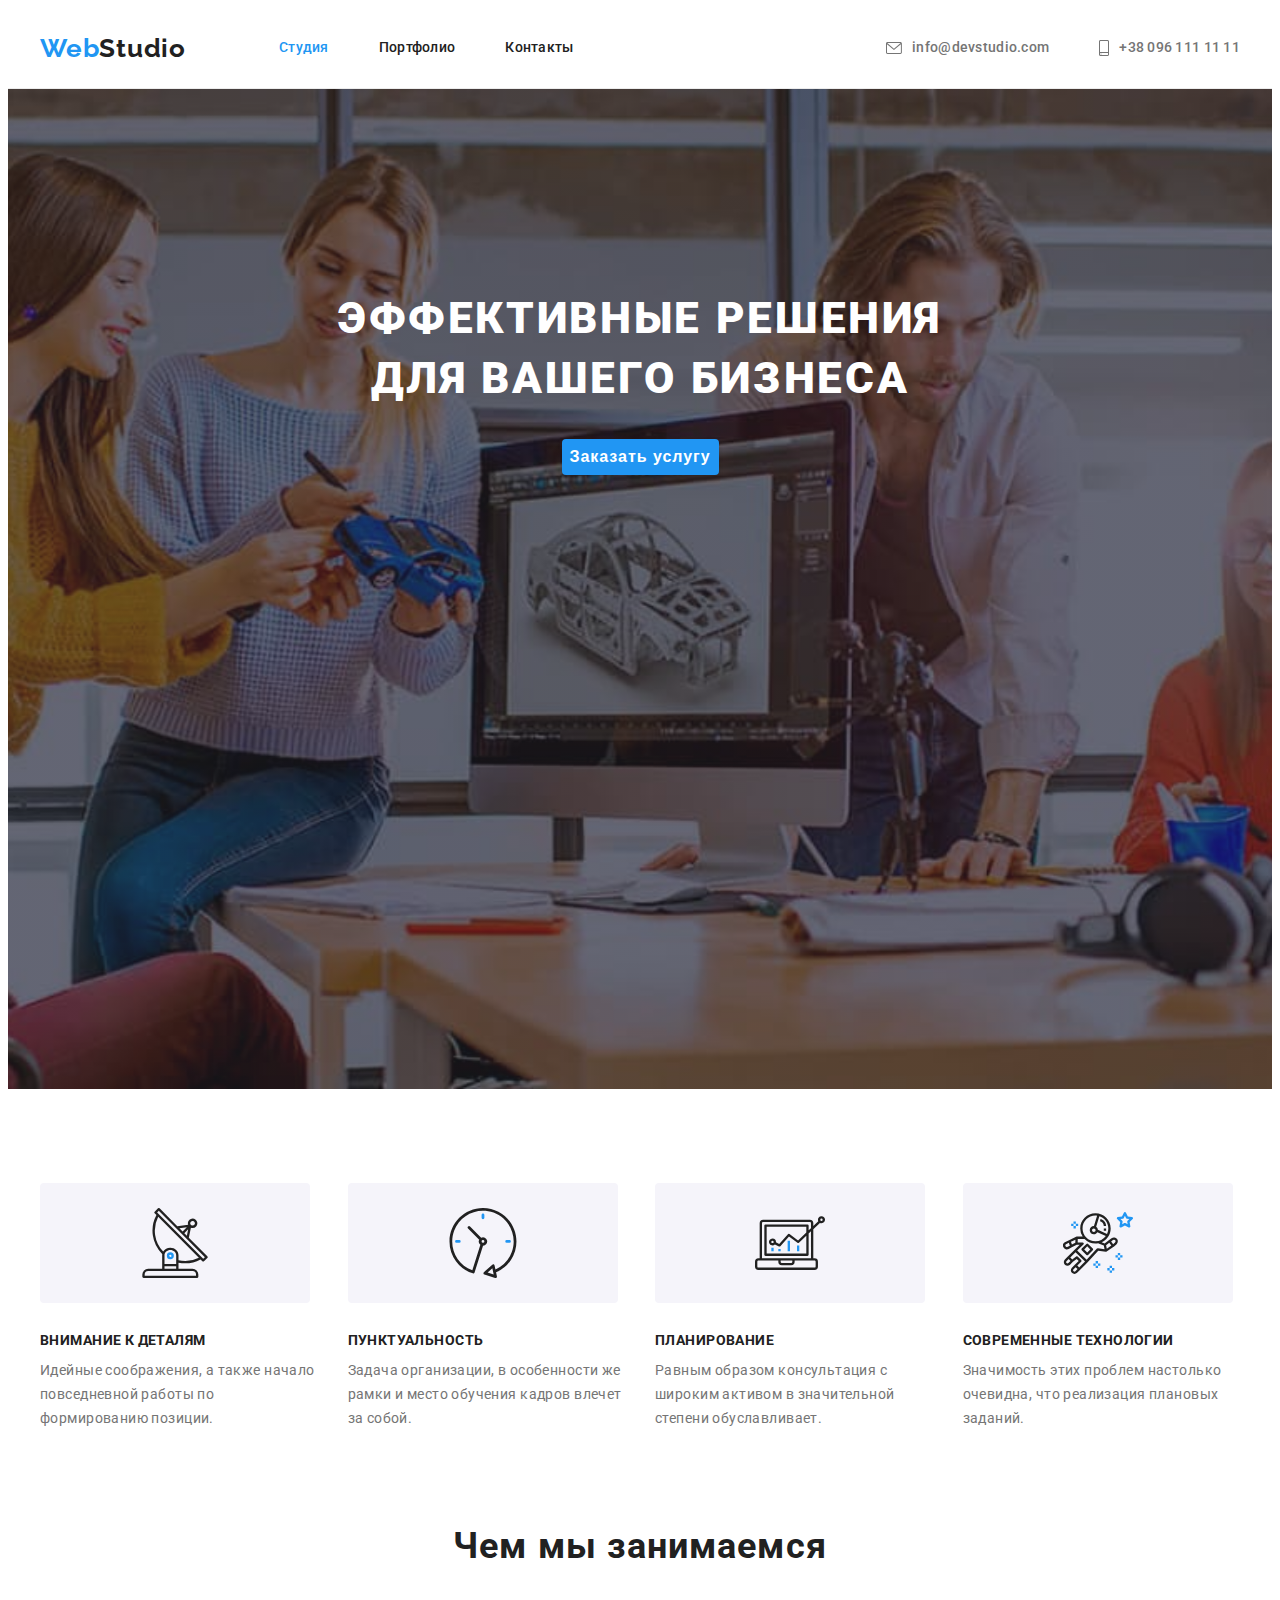
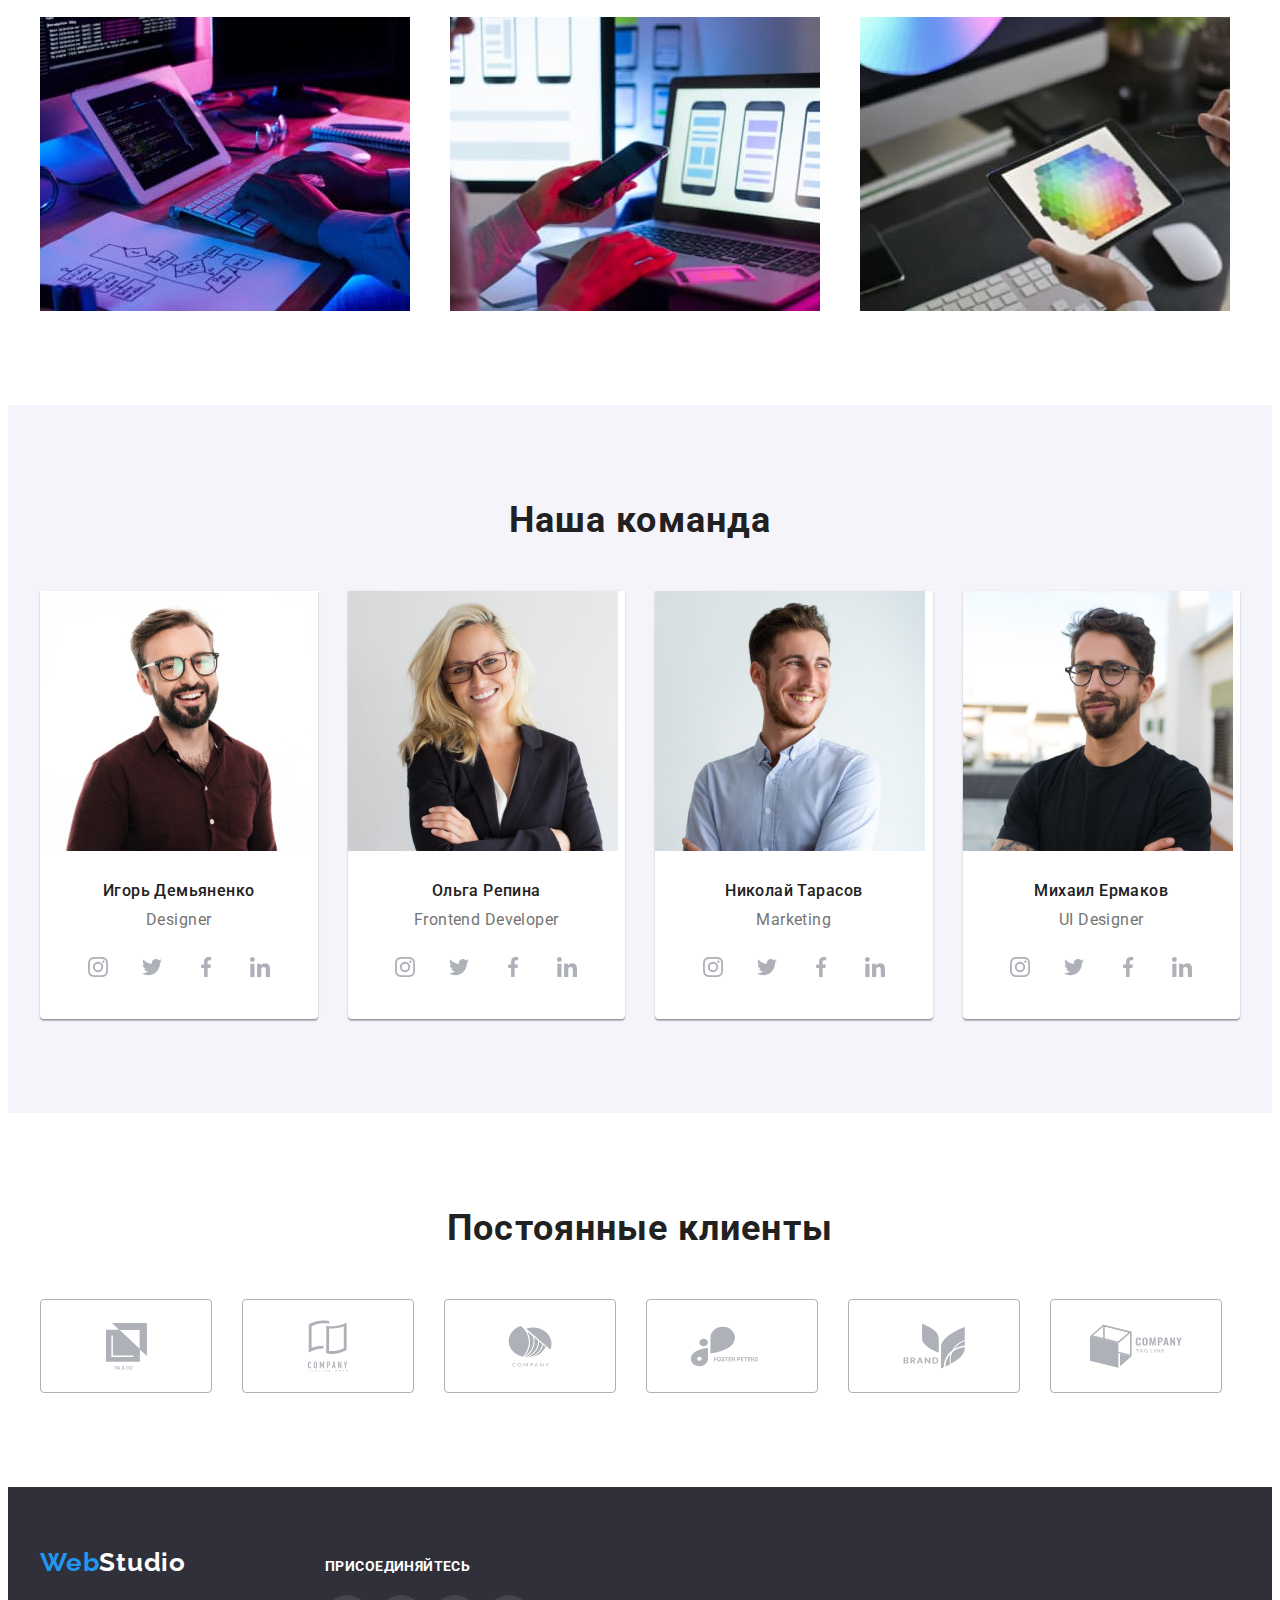
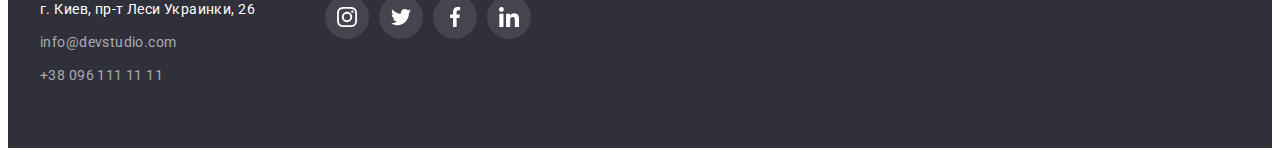
<file: index.html>
<!DOCTYPE html>
<html lang="ru">
  <head>
    <meta charset="UTF-8" />
    <meta http-equiv="X-UA-Compatible" content="IE=edge" />
    <meta name="viewport" content="width=device-width, initial-scale=1.0" />
    <title>WebStudio</title>
    <link
      rel="stylesheet"
      href="https://cdnjs.cloudflare.com/ajax/libs/modern-normalize/1.0.0/modern-normalize.min.css"
      integrity="sha512-ISS7cAi1PEhQ8jnbJpJZMd29NlhNj4AWYyLOSp2CE/CsHxTCu+r+t0D2yoJudVrd0/8fTVPUVDzY5Tvli75u/g=="
      crossorigin="anonymous"
    />
    <link rel="preconnect" href="https://fonts.gstatic.com" />
    <link
      href="https://fonts.googleapis.com/css2?family=Raleway:wght@700&family=Roboto:wght@400;500;700;900&display=swap"
      rel="stylesheet"
    />
    <link rel="stylesheet" href="./css/styles.css" />
  </head>
  <body>
    <!-- Шапка -->
    <header>
      <div class="container nav-container">
        <nav class="nav-section">
          <a class="link logo" href="./index.html"><span class="piece-logo">Web</span>Studio</a>

          <ul class="list site-nav">
            <li class="item"><a class="link active-link" href="./index.html">Студия</a></li>
            <li class="item"><a class="link" href="./portfolio.html">Портфолио</a></li>
            <li class="item"><a class="link" href="">Контакты</a></li>
          </ul>
        </nav>

        <ul class="list contacts">
          <li class="item">
            <a class="link address-link" href="mailto:info@devstudio.com">
              <svg class="envelope-icon" width="16" height="12">
                <use href="./images/icons.svg#icon-envelope"></use>
              </svg>
              info@devstudio.com
            </a>
          </li>
          <li class="item">
            <a class="link address-link" href="tel:+380961111111">
              <svg class="phone-icon" width="10" height="16">
                <use href="./images/icons.svg#icon-smartphone"></use>
              </svg>
              +38 096 111 11 11
            </a>
          </li>
        </ul>
      </div>
    </header>

    <main>
      <!-- Герой -->
      <section class="section hero-section">
        <div class="hero-container">
          <h1 class="hero-title">Эффективные решения для вашего бизнеса</h1>
          <button class="button" type="button">Заказать услугу</button>
        </div>
      </section>

      <!-- Особенности -->
      <section class="section features-section">
        <div class="container">
          <!-- Скрытый заголовок секции-->
          <h2 class="visually-hidden">Особенности</h2>
          <ul class="list features-list">
            <li class="item features-item">
              <div class="features-icon">
                <svg class="icon" width="70" height="70">
                  <use href="./images/icons.svg#icon-antenna"></use>
                </svg>
              </div>
              <h3 class="features-title">Внимание к деталям</h3>
              <p class="features-text">
                Идейные соображения, а также начало повседневной работы по формированию позиции.
              </p>
            </li>
            <li class="item features-item">
              <div class="features-icon">
                <svg class="icon" width="70" height="70">
                  <use href="./images/icons.svg#icon-clock"></use>
                </svg>
              </div>
              <h3 class="features-title">Пунктуальность</h3>
              <p class="features-text">
                Задача организации, в особенности же рамки и место обучения кадров влечет за собой.
              </p>
            </li>
            <li class="item features-item">
              <div class="features-icon">
                <svg class="icon" width="70" height="70">
                  <use href="./images/icons.svg#icon-diagram"></use>
                </svg>
              </div>
              <h3 class="features-title">Планирование</h3>
              <p class="features-text">
                Равным образом консультация с широким активом в значительной степени обуславливает.
              </p>
            </li>
            <li class="item features-item">
              <div class="features-icon">
                <svg class="icon" width="70" height="70">
                  <use href="./images/icons.svg#icon-astronaut"></use>
                </svg>
              </div>
              <h3 class="features-title">Современные технологии</h3>
              <p class="features-text">Значимость этих проблем настолько очевидна, что реализация плановых заданий.</p>
            </li>
          </ul>
        </div>
      </section>
      <!-- Чем мы занимаемся -->
      <section class="section specialty-section">
        <div class="container specialty-container">
          <h2 class="section-title specialty-title">Чем мы занимаемся</h2>
          <ul class="list specialty-list">
            <li class="item specialty-item">
              <img src="./images/box1.jpg" alt="Программирование" width="370" />
            </li>
            <li class="item specialty-item">
              <img src="./images/box2.jpg" alt="Адаптивная вёрстка" width="370" />
            </li>
            <li class="item specialty-item">
              <img src="./images/box3.jpg" alt="Дизайн" width="370" />
            </li>
          </ul>
        </div>
      </section>
      <!-- Команда -->
      <section class="section team-section">
        <div class="container team-container">
          <h2 class="section-title team-title">Наша команда</h2>
          <ul class="list team-list">
            <li class="item staff-card">
              <img src="./images/igor-demyanenko.jpg" alt="Игорь Демьяненко" width="270" />
              <div class="staff-description">
                <h3 class="staff-name">Игорь Демьяненко</h3>
                <p class="staff-proffesion">Designer</p>
                <ul class="list social-icons">
                  <li class="item social-icons-item">
                    <a
                      href="https://www.instagram.com"
                      class="social-icons-link"
                      target="_blank"
                      rel="noopener noreferrer"
                    >
                      <svg class="social-icons-svg" width="20" height="20">
                        <use href="./images/icons.svg#icon-instagram"></use>
                      </svg>
                    </a>
                  </li>
                  <li class="item social-icons-item">
                    <a href="https://twitter.com" class="social-icons-link" target="_blank" rel="noopener noreferrer">
                      <svg class="social-icons-svg" width="106" height="20">
                        <use href="./images/icons.svg#icon-twitter"></use>
                      </svg>
                    </a>
                  </li>
                  <li class="item social-icons-item">
                    <a
                      href="https://www.facebook.com"
                      class="social-icons-link"
                      target="_blank"
                      rel="noopener noreferrer"
                    >
                      <svg class="social-icons-svg" width="20" height="20">
                        <use href="./images/icons.svg#icon-facebook"></use>
                      </svg>
                    </a>
                  </li>
                  <li class="item social-icons-item">
                    <a
                      href="https://www.linkedin.com"
                      class="social-icons-link"
                      target="_blank"
                      rel="noopener noreferrer"
                    >
                      <svg class="social-icons-svg" width="20" height="20">
                        <use href="./images/icons.svg#icon-linkedin"></use>
                      </svg>
                    </a>
                  </li>
                </ul>
              </div>
            </li>
            <li class="item staff-card">
              <img src="./images/olga-repina.jpg" alt="Ольга Репина" width="270" />
              <div class="staff-description">
                <h3 class="staff-name">Ольга Репина</h3>
                <p class="staff-proffesion">Frontend Developer</p>
                <ul class="list social-icons">
                  <li class="item social-icons-item">
                    <a
                      href="https://www.instagram.com"
                      class="social-icons-link"
                      target="_blank"
                      rel="noopener noreferrer"
                    >
                      <svg class="social-icons-svg" width="20" height="20">
                        <use href="./images/icons.svg#icon-instagram"></use>
                      </svg>
                    </a>
                  </li>
                  <li class="item social-icons-item">
                    <a href="https://twitter.com" class="social-icons-link" target="_blank" rel="noopener noreferrer">
                      <svg class="social-icons-svg" width="20" height="20">
                        <use href="./images/icons.svg#icon-twitter"></use>
                      </svg>
                    </a>
                  </li>
                  <li class="item social-icons-item">
                    <a
                      href="https://www.facebook.com"
                      class="social-icons-link"
                      target="_blank"
                      rel="noopener noreferrer"
                    >
                      <svg class="social-icons-svg" width="20" height="20">
                        <use href="./images/icons.svg#icon-facebook"></use>
                      </svg>
                    </a>
                  </li>
                  <li class="item social-icons-item">
                    <a
                      href="https://www.linkedin.com"
                      class="social-icons-link"
                      target="_blank"
                      rel="noopener noreferrer"
                    >
                      <svg class="social-icons-svg" width="20" height="20">
                        <use href="./images/icons.svg#icon-linkedin"></use>
                      </svg>
                    </a>
                  </li>
                </ul>
              </div>
            </li>
            <li class="item staff-card">
              <img src="./images/nikolay-tarasov.jpg" alt="Николай Тарасов" width="270" />
              <div class="staff-description">
                <h3 class="staff-name">Николай Тарасов</h3>
                <p class="staff-proffesion">Marketing</p>
                <ul class="list social-icons">
                  <li class="item social-icons-item">
                    <a
                      href="https://www.instagram.com"
                      class="social-icons-link"
                      target="_blank"
                      rel="noopener noreferrer"
                    >
                      <svg class="social-icons-svg" width="20" height="20">
                        <use href="./images/icons.svg#icon-instagram"></use>
                      </svg>
                    </a>
                  </li>
                  <li class="item social-icons-item">
                    <a href="https://twitter.com" class="social-icons-link" target="_blank" rel="noopener noreferrer">
                      <svg class="social-icons-svg" width="20" height="20">
                        <use href="./images/icons.svg#icon-twitter"></use>
                      </svg>
                    </a>
                  </li>
                  <li class="item social-icons-item">
                    <a
                      href="https://www.facebook.com"
                      class="social-icons-link"
                      target="_blank"
                      rel="noopener noreferrer"
                    >
                      <svg class="social-icons-svg" width="20" height="20">
                        <use href="./images/icons.svg#icon-facebook"></use>
                      </svg>
                    </a>
                  </li>
                  <li class="item social-icons-item">
                    <a
                      href="https://www.linkedin.com"
                      class="social-icons-link"
                      target="_blank"
                      rel="noopener noreferrer"
                    >
                      <svg class="social-icons-svg" width="20" height="20">
                        <use href="./images/icons.svg#icon-linkedin"></use>
                      </svg>
                    </a>
                  </li>
                </ul>
              </div>
            </li>
            <li class="item staff-card">
              <img src="./images/mihail-ermakov.jpg" alt="Михаил Ермаков" width="270" />
              <div class="staff-description">
                <h3 class="staff-name">Михаил Ермаков</h3>
                <p class="staff-proffesion">UI Designer</p>
                <ul class="list social-icons">
                  <li class="item social-icons-item">
                    <a
                      href="https://www.instagram.com"
                      class="social-icons-link"
                      target="_blank"
                      rel="noopener noreferrer"
                    >
                      <svg class="social-icons-svg" width="20" height="20">
                        <use href="./images/icons.svg#icon-instagram"></use>
                      </svg>
                    </a>
                  </li>
                  <li class="item social-icons-item">
                    <a href="https://twitter.com" class="social-icons-link" target="_blank" rel="noopener noreferrer">
                      <svg class="social-icons-svg" width="20" height="20">
                        <use href="./images/icons.svg#icon-twitter"></use>
                      </svg>
                    </a>
                  </li>
                  <li class="item social-icons-item">
                    <a
                      href="https://www.facebook.com"
                      class="social-icons-link"
                      target="_blank"
                      rel="noopener noreferrer"
                    >
                      <svg class="social-icons-svg" width="20" height="20">
                        <use href="./images/icons.svg#icon-facebook"></use>
                      </svg>
                    </a>
                  </li>
                  <li class="item social-icons-item">
                    <a
                      href="https://www.linkedin.com"
                      class="social-icons-link"
                      target="_blank"
                      rel="noopener noreferrer"
                    >
                      <svg class="social-icons-svg" width="20" height="20">
                        <use href="./images/icons.svg#icon-linkedin"></use>
                      </svg>
                    </a>
                  </li>
                </ul>
              </div>
            </li>
          </ul>
        </div>
      </section>
      <section class="section customers-section">
        <!-- Постоянные клиенты -->
        <div class="container">
          <h2 class="title section-title">Постоянные клиенты</h2>
          <ul class="list customer-list">
            <li class="item customer-icons-item">
              <a href="" class="customer-icons-link">
                <svg class="customer-icon-svg" width="41" height="47">
                  <use href="./images/icons.svg#icon-client1"></use>
                </svg>
              </a>
            </li>
            <li class="item customer-icons-item">
              <a href="" class="customer-icons-link">
                <svg class="customer-icon-svg" width="40" height="52">
                  <use href="./images/icons.svg#icon-client2"></use>
                </svg>
              </a>
            </li>
            <li class="item customer-icons-item">
              <a href="" class="customer-icons-link">
                <svg class="customer-icon-svg" width="44" height="42">
                  <use href="./images/icons.svg#icon-client3"></use>
                </svg>
              </a>
            </li>
            <li class="item customer-icons-item">
              <a href="" class="customer-icons-link">
                <svg class="customer-icon-svg" width="85" height="41">
                  <use href="./images/icons.svg#icon-client4"></use>
                </svg>
              </a>
            </li>
            <li class="item customer-icons-item">
              <a href="" class="customer-icons-link">
                <svg class="customer-icon-svg" width="63" height="46">
                  <use href="./images/icons.svg#icon-client5"></use>
                </svg>
              </a>
            </li>
            <li class="item customer-icons-item">
              <a href="" class="customer-icons-link">
                <svg class="customer-icon-svg" width="94" height="44">
                  <use href="./images/icons.svg#icon-client6"></use>
                </svg>
              </a>
            </li>
          </ul>
        </div>
      </section>
    </main>
    <!-- Подвал -->
    <footer>
      <div class="container footer-container">
        <div>
          <a class="link logo footer-logo" href="./index.html"> <span class="piece-logo">Web</span>Studio</a>
          <address>
            <p class="post-address">г. Киев, пр-т Леси Украинки, 26</p>
            <ul class="list contacts-footer">
              <li class="item mail">
                <a class="link footer-link" href="mailto:info@devstudio.com">info@devstudio.com</a>
              </li>
              <li class="item tel">
                <a class="link footer-link" href="tel:+380961111111">+38 096 111 11 11</a>
              </li>
            </ul>
          </address>
        </div>
        <div class="join-us">
          <p class="join-us-text">присоединяйтесь</p>
          <ul class="list join-icons">
            <li class="item join-icons-item">
              <a href="https://www.instagram.com" class="join-icons-link" target="_blank" rel="noopener noreferrer">
                <svg class="join-icons-svg" width="20" height="20">
                  <use href="./images/icons.svg#icon-instagram"></use>
                </svg>
              </a>
            </li>
            <li class="item join-icons-item">
              <a href="https://twitter.com" class="join-icons-link" target="_blank" rel="noopener noreferrer">
                <svg class="join-icons-svg" width="20" height="20">
                  <use href="./images/icons.svg#icon-twitter"></use>
                </svg>
              </a>
            </li>
            <li class="item join-icons-item">
              <a href="https://www.facebook.com" class="join-icons-link" target="_blank" rel="noopener noreferrer">
                <svg class="join-icons-svg" width="20" height="20">
                  <use href="./images/icons.svg#icon-facebook"></use>
                </svg>
              </a>
            </li>
            <li class="item join-icons-item">
              <a href="https://www.linkedin.com" class="join-icons-link" target="_blank" rel="noopener noreferrer">
                <svg class="join-icons-svg" width="20" height="20">
                  <use href="./images/icons.svg#icon-linkedin"></use>
                </svg>
              </a>
            </li>
          </ul>
        </div>
      </div>
    </footer>
  </body>
</html>
</file>
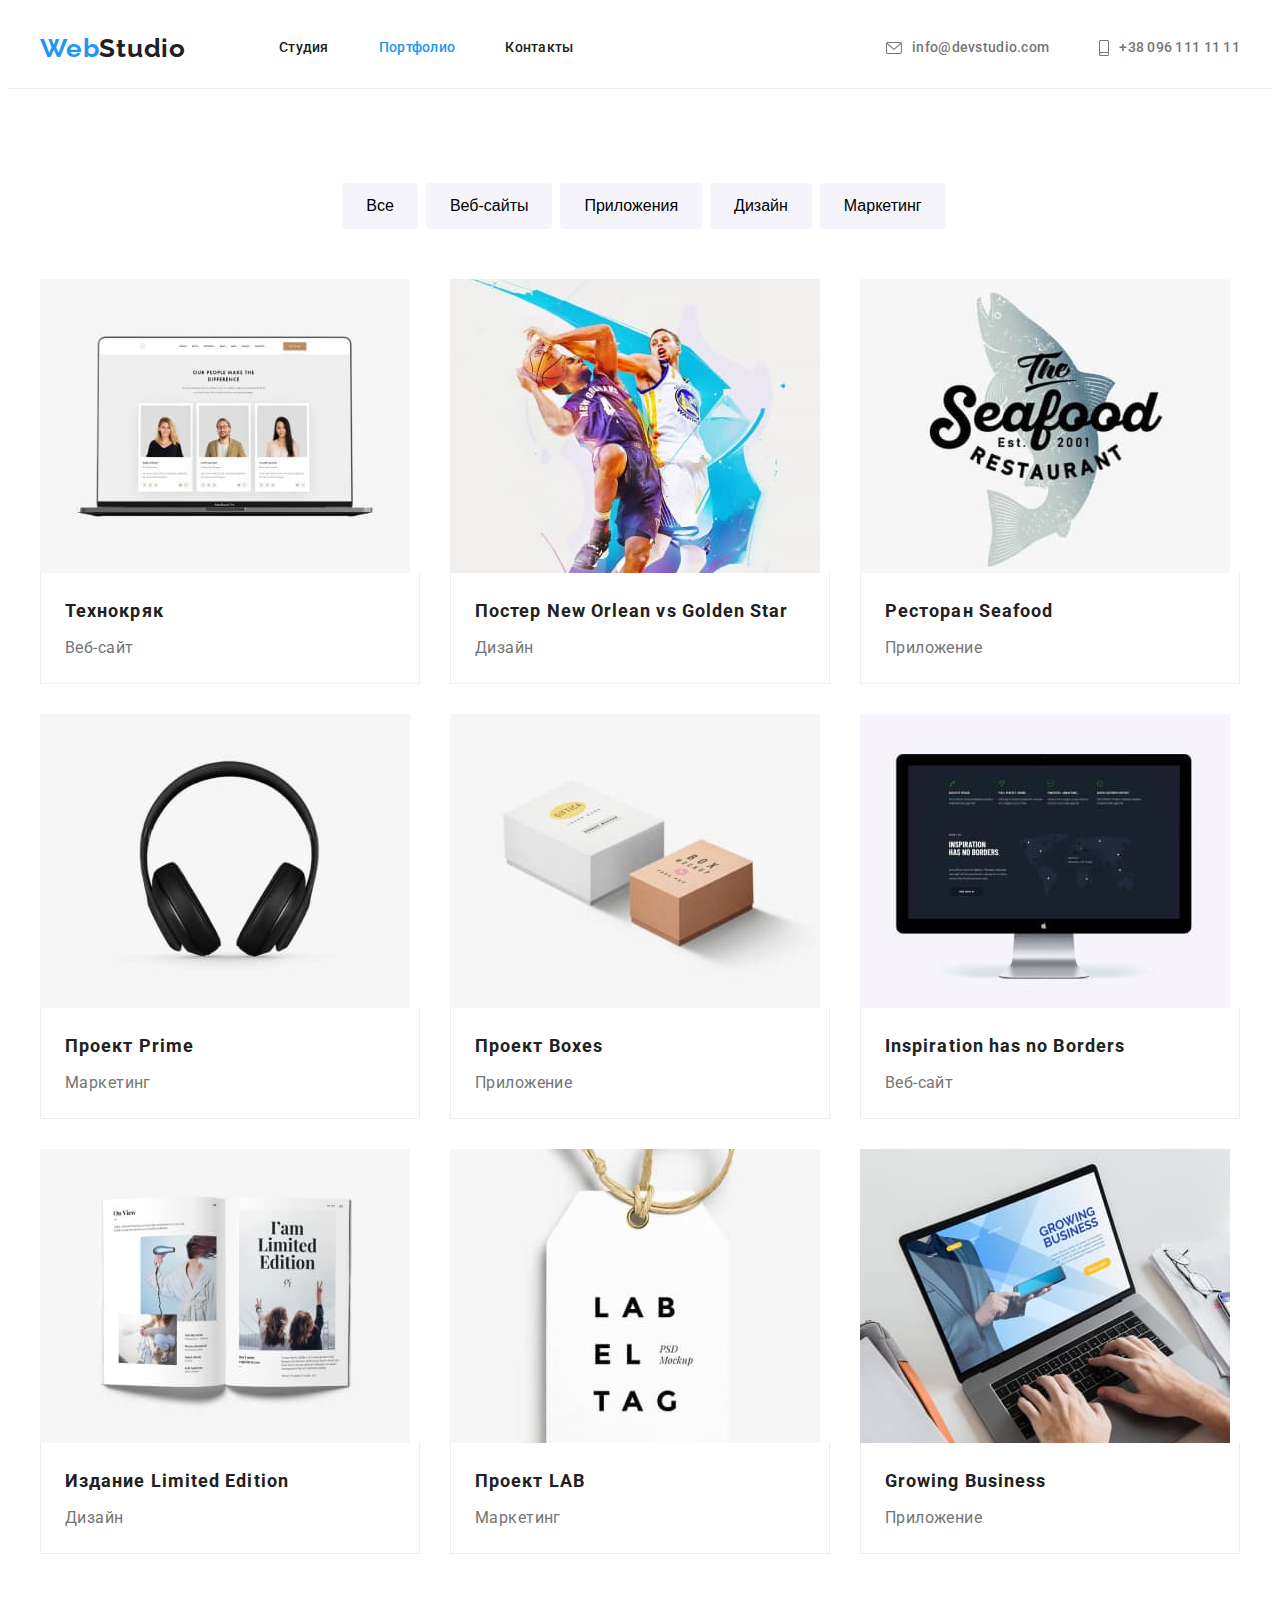
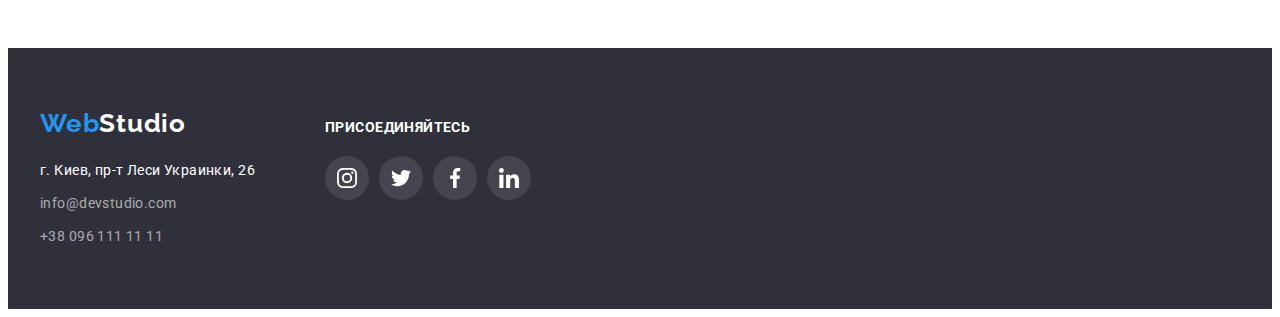
<file: portfolio.html>
<!DOCTYPE html>
<html lang="ru">
  <head>
    <meta charset="UTF-8" />
    <meta http-equiv="X-UA-Compatible" content="IE=edge" />
    <meta name="viewport" content="width=device-width, initial-scale=1.0" />
    <title>WebStudio</title>
    <link
      rel="stylesheet"
      href="https://cdnjs.cloudflare.com/ajax/libs/modern-normalize/1.0.0/modern-normalize.min.css"
      integrity="sha512-ISS7cAi1PEhQ8jnbJpJZMd29NlhNj4AWYyLOSp2CE/CsHxTCu+r+t0D2yoJudVrd0/8fTVPUVDzY5Tvli75u/g=="
      crossorigin="anonymous"
    />
    <link rel="preconnect" href="https://fonts.gstatic.com" />
    <link
      href="https://fonts.googleapis.com/css2?family=Raleway:wght@700&family=Roboto:wght@400;500;700;900&display=swap"
      rel="stylesheet"
    />
    <link rel="stylesheet" href="./css/styles.css" />
  </head>
  <body>
    <!-- Шапка -->
    <header>
      <div class="container nav-container">
        <nav class="nav-section">
          <a class="link logo" href="./index.html"><span class="piece-logo">Web</span>Studio</a>

          <ul class="list site-nav">
            <li class="item"><a class="link" href="./index.html">Студия</a></li>
            <li class="item"><a class="link active-link" href="./portfolio.html">Портфолио</a></li>
            <li class="item"><a class="link" href="">Контакты</a></li>
          </ul>
        </nav>

        <ul class="list contacts">
          <li class="item">
            <a class="link address-link" href="mailto:info@devstudio.com">
              <svg class="envelope-icon" width="16" height="12">
                <use href="./images/icons.svg#icon-envelope"></use>
              </svg>
              info@devstudio.com
            </a>
          </li>
          <li class="item">
            <a class="link address-link" href="tel:+380961111111">
              <svg class="phone-icon" width="10" height="16">
                <use href="./images/icons.svg#icon-smartphone"></use>
              </svg>
              +38 096 111 11 11
            </a>
          </li>
        </ul>
      </div>
    </header>

    <main>
      <section class="section project-section">
        <!-- Портфолио -->
        <div class="container project-container">
          <!-- Скрыть заголовок -->
          <h2 class="visually-hidden">Фильтр работ</h2>
          <ul class="list filter-list">
            <li><button class="filter-button" type="button">Все</button></li>
            <li><button class="filter-button" type="button">Веб-сайты</button></li>
            <li><button class="filter-button" type="button">Приложения</button></li>
            <li><button class="filter-button" type="button">Дизайн</button></li>
            <li><button class="filter-button" type="button">Маркетинг</button></li>
          </ul>
          <!-- Скрыть заголовок -->
          <h2 class="visually-hidden">Портфолио</h2>
          <ul class="list project-list">
            <li class="item project-item">
              <a class="link project-link" href="">
                <img src="./images/img1.jpg" alt="Открытый лэптоп" width="370" />
                <div class="caption">
                  <h3 class="project-title">Технокряк</h3>
                  <p class="project-type">Веб-сайт</p>
                </div></a
              >
            </li>
            <li class="item project-item">
              <a class="link project-link" href="">
                <img src="./images/img2.jpg" alt="Два баскетболиста с мячом" width="370" />
                <div class="caption">
                  <h3 class="project-title">Постер New Orlean vs Golden Star</h3>
                  <p class="project-type">Дизайн</p>
                </div></a
              >
            </li>
            <li class="item project-item">
              <a class="link project-link" href="">
                <img src="./images/img3.jpg" alt="Логотип ресторана морепродуктов" width="370" />
                <div class="caption">
                  <h3 class="project-title">Ресторан Seafood</h3>
                  <p class="project-type">Приложение</p>
                </div></a
              >
            </li>

            <li class="item project-item">
              <a class="link project-link" href="">
                <img src="./images/img4.jpg" alt="Наушники" width="370" />
                <div class="caption">
                  <h3 class="project-title">Проект Prime</h3>
                  <p class="project-type">Маркетинг</p>
                </div></a
              >
            </li>
            <li class="item project-item">
              <a class="link project-link" href="">
                <img src="./images/img5.jpg" alt="Две коробки" width="370" />
                <div class="caption">
                  <h3 class="project-title">Проект Boxes</h3>
                  <p class="project-type">Приложение</p>
                </div></a
              >
            </li>
            <li class="item project-item">
              <a class="link project-link" href="">
                <img src="./images/img6.jpg" alt="Монитор" width="370" />
                <div class="caption">
                  <h3 class="project-title">Inspiration has no Borders</h3>
                  <p class="project-type">Веб-сайт</p>
                </div></a
              >
            </li>
            <li class="item project-item">
              <a class="link project-link" href="">
                <img src="./images/img7.jpg" alt="Раскрытая книга" width="370" />
                <div class="caption">
                  <h3 class="project-title">Издание Limited Edition</h3>
                  <p class="project-type">Дизайн</p>
                </div></a
              >
            </li>
            <li class="item project-item">
              <a class="link project-link" href="">
                <img src="./images/img8.jpg" alt="Бирка" width="370" />
                <div class="caption">
                  <h3 class="project-title">Проект LAB</h3>
                  <p class="project-type">Маркетинг</p>
                </div></a
              >
            </li>
            <li class="item project-item">
              <a class="link project-link" href="">
                <img src="./images/img9.jpg" alt="Руки наклавиатуре лэптопа" width="370" />
                <div class="caption">
                  <h3 class="project-title">Growing Business</h3>
                  <p class="project-type">Приложение</p>
                </div></a
              >
            </li>
          </ul>
        </div>
      </section>
    </main>
    <!-- Подвал -->
    <footer>
      <div class="container footer-container">
        <div>
          <a class="link logo footer-logo" href="./index.html"> <span class="piece-logo">Web</span>Studio</a>
          <address>
            <p class="post-address">г. Киев, пр-т Леси Украинки, 26</p>
            <ul class="list contacts-footer">
              <li class="item mail">
                <a class="link footer-link" href="mailto:info@devstudio.com">info@devstudio.com</a>
              </li>
              <li class="item tel">
                <a class="link footer-link" href="tel:+380961111111">+38 096 111 11 11</a>
              </li>
            </ul>
          </address>
        </div>
        <div class="join-us">
          <p class="join-us-text">присоединяйтесь</p>
          <ul class="list join-icons">
            <li class="item join-icons-item">
              <a href="https://www.instagram.com" class="join-icons-link" target="_blank" rel="noopener noreferrer">
                <svg class="join-icons-svg" width="20" height="20">
                  <use href="./images/icons.svg#icon-instagram"></use>
                </svg>
              </a>
            </li>
            <li class="item join-icons-item">
              <a href="https://twitter.com" class="join-icons-link" target="_blank" rel="noopener noreferrer">
                <svg class="join-icons-svg" width="20" height="20">
                  <use href="./images/icons.svg#icon-twitter"></use>
                </svg>
              </a>
            </li>
            <li class="item join-icons-item">
              <a href="https://www.facebook.com" class="join-icons-link" target="_blank" rel="noopener noreferrer">
                <svg class="join-icons-svg" width="20" height="20">
                  <use href="./images/icons.svg#icon-facebook"></use>
                </svg>
              </a>
            </li>
            <li class="item join-icons-item">
              <a href="https://www.linkedin.com" class="join-icons-link" target="_blank" rel="noopener noreferrer">
                <svg class="join-icons-svg" width="20" height="20">
                  <use href="./images/icons.svg#icon-linkedin"></use>
                </svg>
              </a>
            </li>
          </ul>
        </div>
      </div>
    </footer>
  </body>
</html>
</file>
<file: css/styles.css>
:root {
  --title-text-color: #212121;
  --text-color: #757575;
  --accent-color: #2196f3;
  --base-bg-color: #ffffff;
  --secondary-bg-color: #2f303a;
  --section-bg-color: #f5f4fa;
  --soc-lk-cr: #afb1b8;
}

h1,
h2,
h3,
h4,
h5,
h6,
p {
  margin-top: 0;
  margin-bottom: 0;
}

.list {
  list-style: none;
  padding-left: 0;
  margin: 0;
}

.link {
  color: var(--title-text-color);
  text-decoration: none;
}

body {
  background-color: var(--base-bg-color);
  color: var(--title-text-color);

  font-family: Roboto, sans-serif;
  font-size: 14px;
  line-height: 1.71;
  letter-spacing: 0.03em;
}

img {
  display: block;
  max-width: 100%;
  height: auto;
}

header {
  border-bottom: 1px solid #ececec;
}

.container {
  width: 1200px;
  padding-left: 15px;
  padding-right: 15px;
  margin-right: auto;
  margin-left: auto;
}

.section {
  padding-top: 94px;
  padding-bottom: 94px;
}

.nav-container {
  display: flex;
  align-items: center;
}

.nav-section {
  display: flex;
  align-items: center;
}

.site-nav,
.contacts {
  display: flex;

  font-weight: 500;
  font-size: 14px;
  letter-spacing: 0.02em;
  line-height: 1.14;
  letter-spacing: 0.02em;
}

.site-nav {
  margin-left: 93px;
}

.site-nav > .item:not(:first-child) {
  margin-left: 50px;
}

.contacts {
  margin-left: auto;
}
.contacts .link {
  color: var(--text-color);
}

.contacts > .item:not(:first-child) {
  margin-left: 50px;
}

.logo {
  font-family: Raleway;
  font-weight: bold;
  font-size: 26px;
  line-height: 1.19;
  letter-spacing: 0.03em;
}

.piece-logo {
  color: var(--accent-color);
}

.logo:hover,
.logo:focus,
.link:hover,
.link:focus {
  color: var(--accent-color);
}

.site-nav .link {
  display: block;
  padding-top: 32px;
  padding-bottom: 32px;
}

.active-link {
  color: var(--accent-color);
}

.address-link {
  display: flex;
  align-items: center;
}

.envelope-icon {
  margin-right: 10px;
  fill: currentColor;
}

.phone-icon {
  margin-right: 10px;
  fill: currentColor;
}

.hero-section {
  background-image: linear-gradient(to right, rgba(47, 48, 58, 0.4), rgba(47, 48, 58, 0.4)), url(../images/hero.jpg);
  background-repeat: no-repeat;
  background-size: cover;
  background-position: center;
  max-width: 1600px;
  height: 600px;
  margin-left: auto;
  margin-right: auto;
  text-align: center;
  padding-top: 200px;
  padding-bottom: 200px;
}

.visually-hidden {
  position: absolute !important;
  clip: rect(1px 1px 1px 1px);
  clip: rect(1px, 1px, 1px, 1px);
  padding: 0 !important;
  border: 0 !important;
  height: 1px !important;
  width: 1px !important;
  overflow: hidden;
}

.hero-title {
  color: var(--base-bg-color);
  width: 696px;
  margin-right: auto;
  margin-left: auto;
  margin-bottom: 30px;
  font-weight: 900;
  font-size: 44px;
  line-height: 1.36;
  letter-spacing: 0.06em;
  text-transform: uppercase;
}

.button {
  color: var(--base-bg-color);
  background-color: var(--accent-color);

  font-weight: bold;
  font-size: 16px;
  line-height: 1.88;
  letter-spacing: 0.06em;
  text-align: center;
  cursor: pointer;
  box-shadow: 0px 4px 4px rgba(0, 0, 0, 0.15);
  border-radius: 4px;
  border-color: transparent;
}

.features-section {
  padding-bottom: 0;
}

.features-list {
  display: flex;
  flex-wrap: wrap;
  margin-left: -30px;
  margin-top: -30px;
}

.features-item {
  margin-left: 30px;
  margin-top: 30px;
  flex-basis: calc((100% - 120px) / 4);
}

.features-title {
  font-size: 14px;
  line-height: 1.14;
  text-transform: uppercase;
  margin-bottom: 10px;
}

.features-text {
  color: var(--text-color);
}

.features-icon {
  display: flex;
  align-items: center;
  justify-content: center;
  width: 270px;
  height: 120px;
  background: var(--section-bg-color);
  margin-bottom: 30px;
  border-radius: 4px;
}

.icon {
  background: var(--section-bg-color);
  border-radius: 4px;
}

.section-title {
  margin-bottom: 50px;
  font-size: 36px;
  line-height: 1.17;
  letter-spacing: 0.03em;
  text-align: center;
}

.specialty-list {
  display: flex;
  flex-wrap: wrap;
  margin-left: -30px;
  margin-top: -30px;
}

.specialty-item {
  margin-left: 30px;
  margin-top: 30px;
  flex-basis: calc((100% - 90px) / 3);
}

.team-section {
  background-color: var(--section-bg-color);
}

.team-list {
  display: flex;
  flex-wrap: wrap;
  margin-left: -30px;
  margin-top: -30px;
}

.staff-card {
  flex-basis: calc((100% - 120px) / 4);
  margin-left: 30px;
  margin-top: 30px;
  text-align: center;

  background-color: var(--base-bg-color);
  box-shadow: 0px 1px 3px rgba(0, 0, 0, 0.12), 0px 1px 1px rgba(0, 0, 0, 0.14), 0px 2px 1px rgba(0, 0, 0, 0.2);
  border-radius: 0px 0px 4px 4px;
  border-color: transparent;
}

.staff-name {
  margin-bottom: 10px;
  font-weight: 500;
  font-size: 16px;
  line-height: 1.19;
}

.staff-proffesion {
  color: var(--text-color);
  font-size: 16px;
  line-height: 1.19;
  margin-bottom: 16px;
}

.staff-description {
  padding: 30px 32px;
}

.social-icons {
  display: inline-flex;
}

.social-icons-link {
  display: flex;
  align-items: center;
  justify-content: center;
  width: 44px;
  height: 44px;
  border-radius: 50%;
  background-color: var(--base-bg-color);
  color: var(--soc-lk-cr);
}

.social-icons-svg {
  fill: currentColor;
}

.social-icons-link:hover,
.social-icons-link:focus {
  color: var(--base-bg-color);
  background-color: var(--accent-color);
}

.social-icons-item:not(:first-child) {
  margin-left: 10px;
}

.customer-list {
  display: inline-flex;
}

.customer-icons-link {
  display: flex;
  align-items: center;
  justify-content: center;
  width: 170px;
  height: 92px;
  background-color: var(--base-bg-color);
  border: 1px solid var(--soc-lk-cr);
  color: var(--soc-lk-cr);
  border-radius: 4px;
}

.customer-icons-item:not(:first-child) {
  margin-left: 30px;
}

.customer-icon-svg {
  fill: currentColor;
}

.customer-icons-link:hover,
.customer-icons-link:focus {
  color: var(--accent-color);
  border-color: var(--accent-color);
}

footer {
  background-color: var(--secondary-bg-color);
}

.footer-container {
  display: flex;
  align-items: baseline;
  padding-top: 60px;
  padding-bottom: 60px;
}

.footer-logo {
  color: var(--base-bg-color);
  margin-bottom: 20px;
  display: inline-block;
}

.post-address {
  margin-bottom: 9px;
  color: var(--base-bg-color);
  font-style: normal;
}

.footer-link {
  color: rgba(255, 255, 255, 0.6);
  font-style: normal;
}

.contacts-footer > .mail {
  margin-bottom: 9px;
}

.join-us {
  margin-left: 70px;
}

.join-us-text {
  font-weight: bold;
  line-height: 1.14;
  text-transform: uppercase;
  color: var(--base-bg-color);
  margin-bottom: 20px;
}

.join-icons {
  display: inline-flex;
}

.join-icons-link {
  display: flex;
  align-items: center;
  justify-content: center;
  width: 44px;
  height: 44px;
  border-radius: 50%;
  background-color: rgba(255, 255, 255, 0.1);
  color: var(--base-bg-color);
}

.join-icons-svg {
  fill: currentColor;
}

.join-icons-link:hover,
.join-icons-link:focus {
  color: var(--base-bg-color);
  background-color: var(--accent-color);
}

.join-icons-item:not(:first-child) {
  margin-left: 10px;
}

/* Portfolio */

.filter-list {
  display: flex;
  justify-content: center;
  margin-bottom: 50px;
}

.filter-button {
  background-color: #f5f4fa;
  padding: 8px 22px;
  margin-left: 8px;

  font-weight: 500;
  font-size: 16px;
  line-height: 1.63;
  cursor: pointer;
  border-radius: 4px;
  border-color: transparent;
}

.filter-button:hover,
.filter-button:focus {
  color: var(--base-bg-color);
  background-color: var(--accent-color);
  box-shadow: 0px 3px 1px rgba(0, 0, 0, 0.1), 0px 1px 2px rgba(0, 0, 0, 0.08), 0px 2px 2px rgba(0, 0, 0, 0.12);
  border-radius: 4px;
  border-color: transparent;
}

.project-title {
  margin-bottom: 4px;
  font-size: 18px;
  line-height: 2;
  letter-spacing: 0.06em;
  color: var(--title-text-color);
}
.project-type {
  color: var(--text-color);
  font-size: 16px;
  line-height: 1.88;
}

.project-list {
  display: flex;
  flex-wrap: wrap;
  margin-left: -30px;
  margin-top: -30px;
}

.project-item {
  min-height: 404px;
  margin-left: 30px;
  margin-top: 30px;
  flex-basis: calc((100% - 90px) / 3);
}

.caption {
  padding: 20px 24px;
  border-right: 1px solid #eeeeee;
  border-left: 1px solid #eeeeee;
  border-bottom: 1px solid #eeeeee;
}

.project-link {
  display: block;
}

.project-link:hover,
.project-link:focus {
  border: 1px solid #eeeeee;
  box-shadow: 0px 1px 1px rgba(0, 0, 0, 0.12), 0px 4px 4px rgba(0, 0, 0, 0.06), 1px 4px 6px rgba(0, 0, 0, 0.16);
}
</file>
